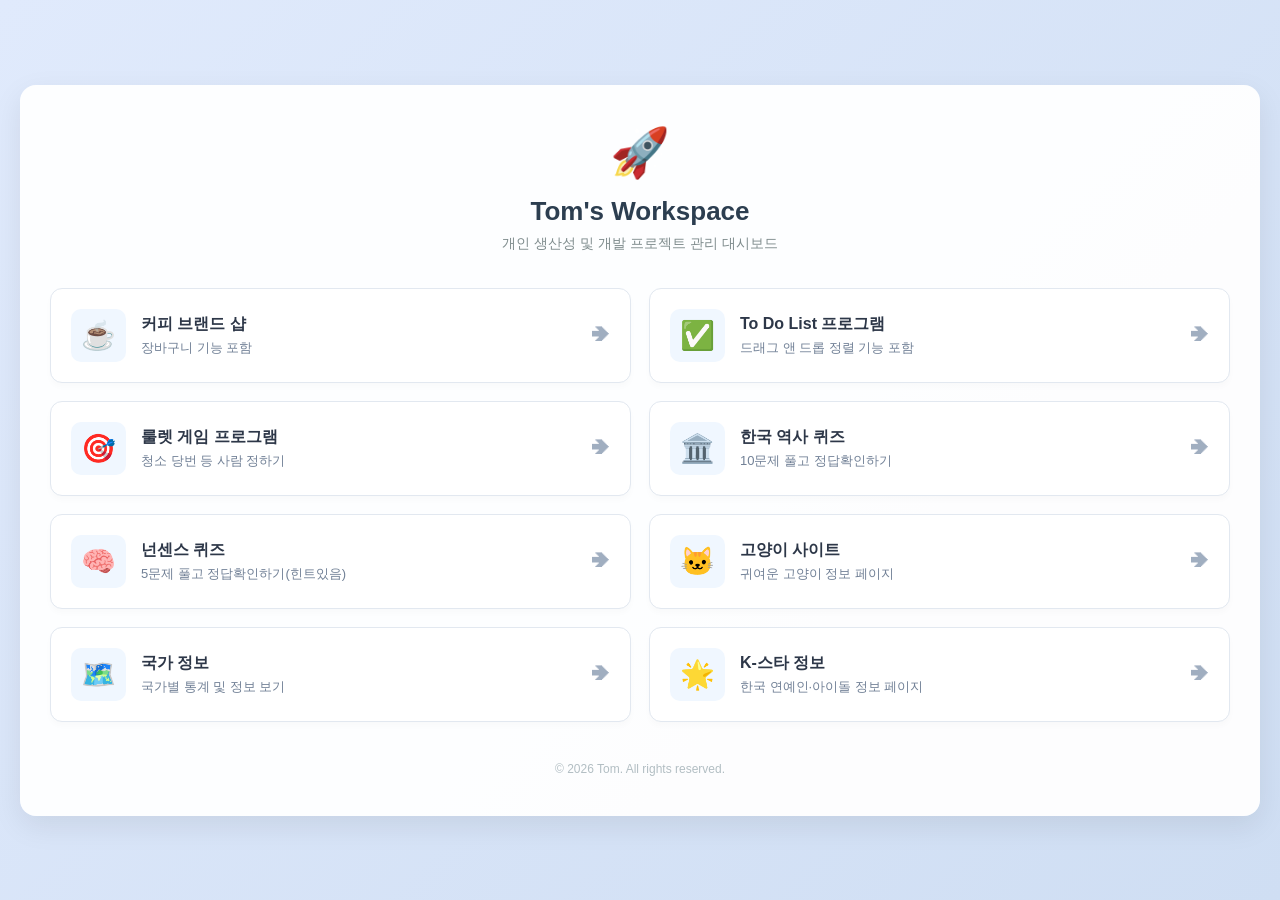
<file: index.html>
<!DOCTYPE html>
<html lang="ko">
<head>
    <meta charset="UTF-8">
    <meta name="viewport" content="width=device-width, initial-scale=1.0">
    <title>Tom's Workspace</title>
    <style>
        /* 기본 스타일 초기화 */
        * {
            box-sizing: border-box;
            margin: 0;
            padding: 0;
        }
        body {
            font-family: 'Segoe UI', Tahoma, Geneva, Verdana, sans-serif;
            background: linear-gradient(135deg, #e0eafc 0%, #cfdef3 100%);
            display: flex;
            justify-content: center;
            align-items: center;
            min-height: 100vh;
            padding: 0 20px;
            color: #333333;
        }
        
        /* 메인 카드 컨테이너 */
        .hub-container {
            background-color: rgba(255, 255, 255, 0.95);
            width: 100%;
            max-width: 1400px;
            padding: 40px 30px;
            border-radius: 16px;
            box-shadow: 0 10px 30px rgba(0, 0, 0, 0.08);
            text-align: center;
        }

        /* 프로필 및 타이틀 영역 */
        .profile-emoji {
            font-size: 48px;
            margin-bottom: 15px;
            display: inline-block;
            animation: float 3s ease-in-out infinite;
        }
        h1 {
            font-size: 26px;
            font-weight: 700;
            color: #2c3e50;
            margin-bottom: 8px;
        }
        .subtitle {
            font-size: 14px;
            color: #7f8c8d;
            margin-bottom: 35px;
        }

        .app-links {
            display: grid;
            grid-template-columns: repeat(2, minmax(0, 1fr));
            gap: 18px;
            margin-bottom: 20px;
        }

        /* 앱 링크 카드 스타일 */
        .app-link-card {
            display: flex;
            align-items: center;
            justify-content: space-between;
            background-color: #ffffff;
            border: 1px solid #e2e8f0;
            padding: 20px;
            border-radius: 12px;
            text-decoration: none;
            transition: all 0.3s ease;
            box-shadow: 0 4px 6px rgba(0, 0, 0, 0.02);
        }

        @media (max-width: 640px) {
            .app-links {
                grid-template-columns: 1fr;
            }
        }
        
        /* 호버 시 부드러운 유동 효과 */
        .app-link-card:hover {
            transform: translateY(-4px);
            border-color: #4a90e2;
            box-shadow: 0 8px 20px rgba(74, 144, 226, 0.15);
        }

        .app-info {
            display: flex;
            align-items: center;
            gap: 15px;
            text-align: left;
        }
        .app-icon {
            font-size: 28px;
            background-color: #f0f7ff;
            padding: 10px;
            border-radius: 10px;
        }
        .app-name {
            font-size: 16px;
            font-weight: 600;
            color: #2d3748;
            margin-bottom: 4px;
        }
        .app-desc {
            font-size: 13px;
            color: #718096;
        }

        /* 화살표 아이콘 */
        .arrow-icon {
            font-size: 18px;
            color: #a0aec0;
            transition: transform 0.3s ease;
        }
        .app-link-card:hover .arrow-icon {
            color: #4a90e2;
            transform: translateX(4px);
        }

        /* 카피라이트 */
        .footer {
            margin-top: 40px;
            font-size: 12px;
            color: #b2bec3;
        }

        /* 위아래로 둥둥 떠 있는 듯한 애니메이션 효과 */
        @keyframes float {
            0% { transform: translateY(0px); }
            50% { transform: translateY(-10px); }
            100% { transform: translateY(0px); }
        }
    </style>
</head>
<body>

<div class="hub-container">
    <div class="profile-emoji">🚀</div>
    <h1>Tom's Workspace</h1>
    <p class="subtitle">개인 생산성 및 개발 프로젝트 관리 대시보드</p>

    <div class="app-links">
        <a href="./coffee_shop/index.html" target="_blank" class="app-link-card">
            <div class="app-info">
                <span class="app-icon">☕</span>
                <div>
                    <div class="app-name">커피 브랜드 샵</div>
                    <div class="app-desc">장바구니 기능 포함</div>
                </div>
            </div>
            <span class="arrow-icon">➔</span>
        </a>
    <a href="./todolist.html" class="app-link-card">
        <div class="app-info">
            <span class="app-icon">✅</span>
            <div>
                <div class="app-name">To Do List 프로그램</div>
                <div class="app-desc">드래그 앤 드롭 정렬 기능 포함</div>
            </div>
        </div>
        <span class="arrow-icon">➔</span>
    </a>
    <a href="./select.html" class="app-link-card">
        <div class="app-info">
            <span class="app-icon">🎯</span>
            <div>
                <div class="app-name">룰렛 게임 프로그램</div>
                <div class="app-desc">청소 당번 등 사람 정하기</div>
            </div>
        </div>
        <span class="arrow-icon">➔</span>
    </a>
    <a href="./korea_history/index.html" class="app-link-card">
        <div class="app-info">
            <span class="app-icon">🏛️</span>
            <div>
                <div class="app-name">한국 역사 퀴즈</div>
                <div class="app-desc">10문제 풀고 정답확인하기</div>
            </div>
        </div>
        <span class="arrow-icon">➔</span>
    </a>
    <a href="./nonsense/index.html" class="app-link-card">
        <div class="app-info">
            <span class="app-icon">🧠</span>
            <div>
                <div class="app-name">넌센스 퀴즈</div>
                <div class="app-desc">5문제 풀고 정답확인하기(힌트있음)</div>
            </div>
        </div>
        <span class="arrow-icon">➔</span>
    </a>
    <a href="./cat_site/index.html" target="_blank" class="app-link-card">
        <div class="app-info">
            <span class="app-icon">🐱</span>
            <div>
                <div class="app-name">고양이 사이트</div>
                <div class="app-desc">귀여운 고양이 정보 페이지</div>
            </div>
        </div>
        <span class="arrow-icon">➔</span>
    </a>
    <a href="./nation-info.html" target="_blank" class="app-link-card">
        <div class="app-info">
            <span class="app-icon">🗺️</span>
            <div>
                <div class="app-name">국가 정보</div>
                <div class="app-desc">국가별 통계 및 정보 보기</div>
            </div>
        </div>
        <span class="arrow-icon">➔</span>
    </a>
    <a href="./k-star.html" target="_blank" class="app-link-card">
        <div class="app-info">
            <span class="app-icon">🌟</span>
            <div>
                <div class="app-name">K-스타 정보</div>
                <div class="app-desc">한국 연예인·아이돌 정보 페이지</div>
            </div>
        </div>
        <span class="arrow-icon">➔</span>
    </a>
    </div>

    <div class="footer">
        © 2026 Tom. All rights reserved.
    </div>
</div>

</body>
</html>
</file>
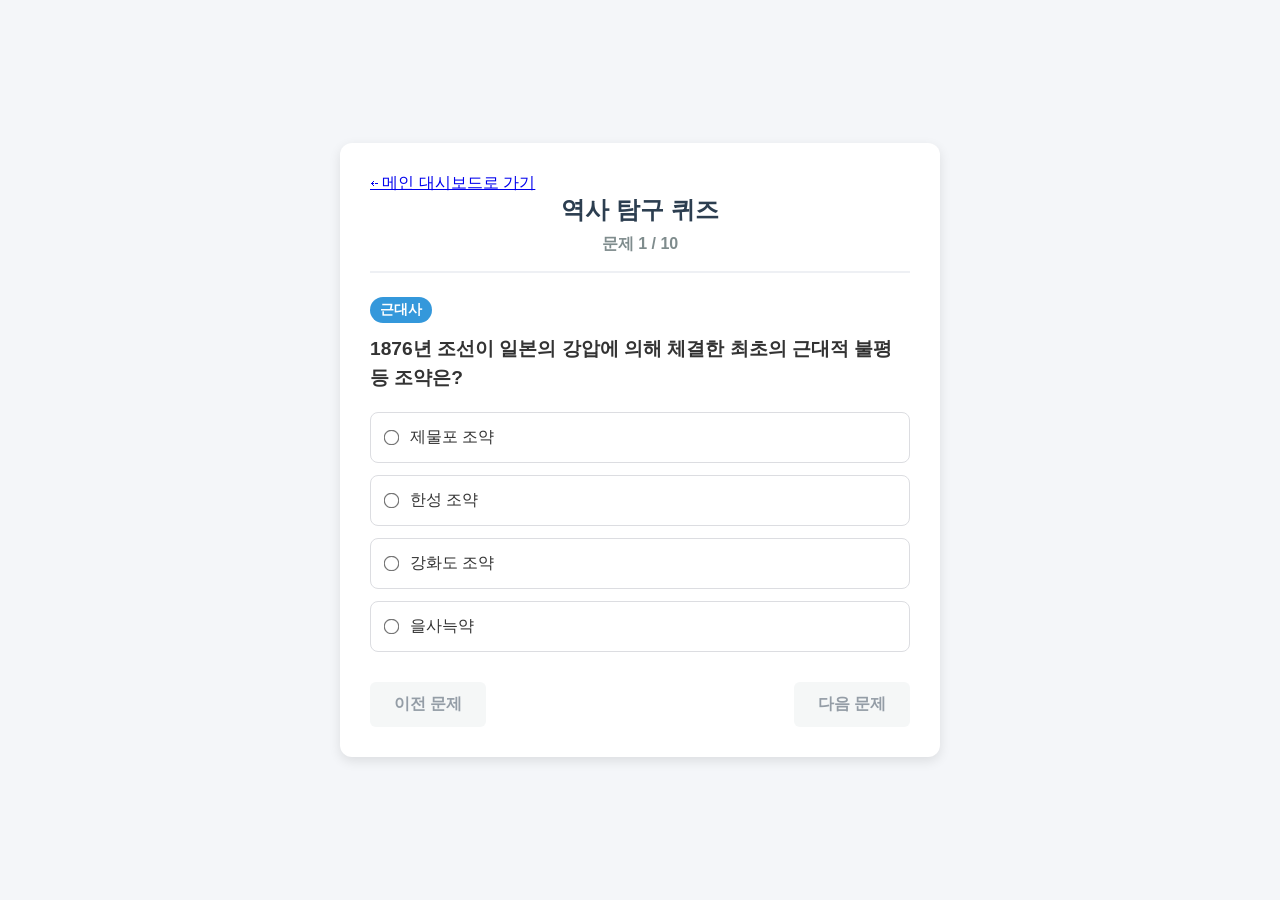
<file: korea_history/index.html>
<!DOCTYPE html>
<html lang="ko">
<head>
  <meta charset="UTF-8">
  <meta name="viewport" content="width=device-width, initial-scale=1.0">
  <title>역사 퀴즈 애플리케이션</title>
  <link rel="stylesheet" href="style.css">
</head>
<body>
  <div class="quiz-container">

    <div class="nav-header">
        <a href="../index.html" class="home-link">⇠ 메인 대시보드로 가기</a>
    </div>
    <header>
      <h1>역사 탐구 퀴즈</h1>
      <p id="progress-text">로딩 중...</p>
    </header>
    <main id="quiz-screen" class="hidden">
      <div class="question-header">
        <span id="category-badge">분야</span>
        <h2 id="question-text">문제 내용</h2>
      </div>
      <div id="options-container" class="options">
        </div>
      
      <div class="controls">
        <button id="prev-btn" class="btn" disabled>이전 문제</button>
        <button id="next-btn" class="btn">다음 문제</button>
        <button id="submit-btn" class="btn primary hidden">결과 보기</button>
      </div>
    </main>

    <section id="result-screen" class="hidden">
      <h2>퀴즈 결과</h2>
      <div id="score-display">0 / 10</div>
      <div id="result-details">
        </div>
      <button id="restart-btn" class="btn primary">다시 풀기</button>
    </section>
  </div>

  <script src="script.js"></script>
</body>
</html>
</file>
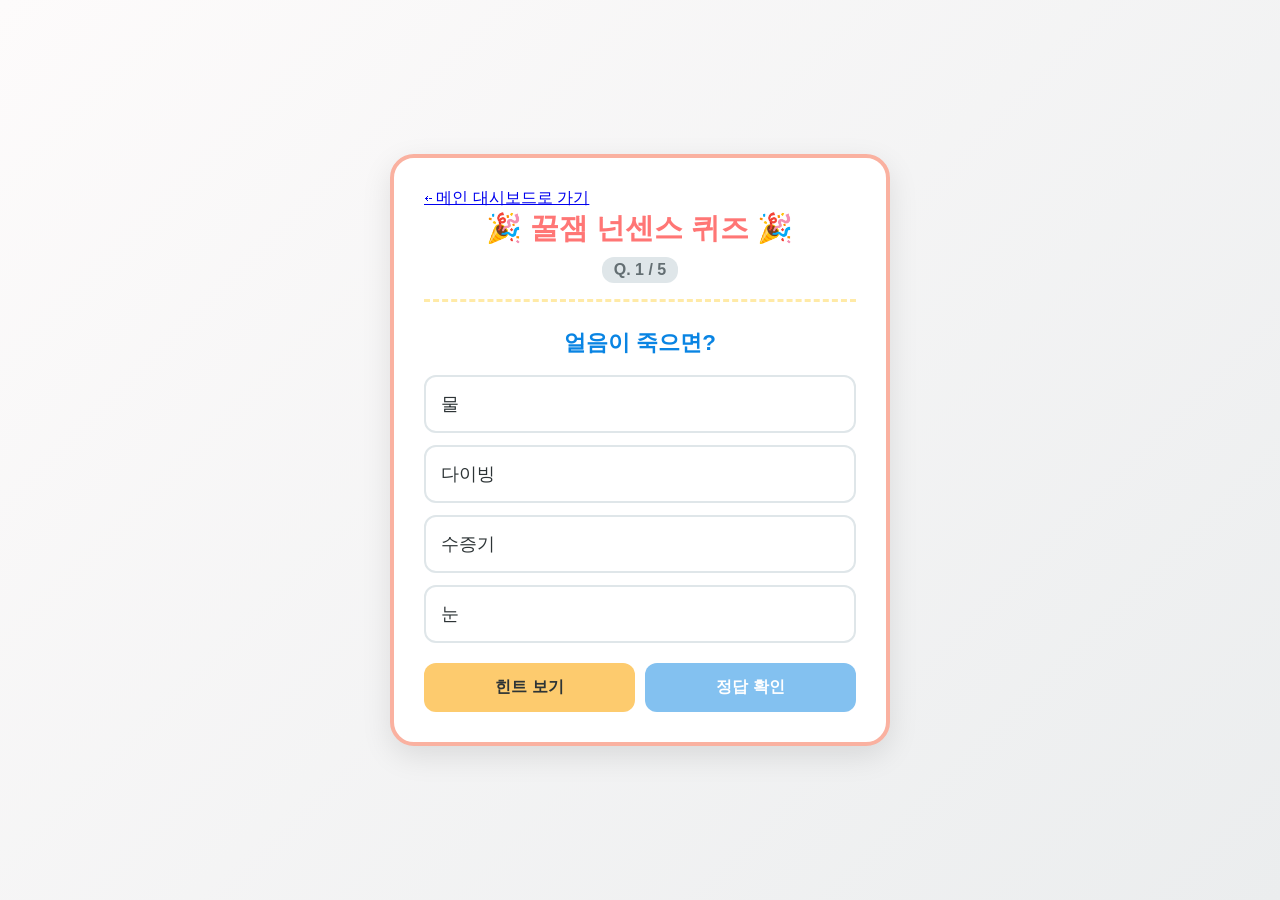
<file: nonsense/index.html>
<!DOCTYPE html>
<html lang="ko">
<head>
  <meta charset="UTF-8">
  <meta name="viewport" content="width=device-width, initial-scale=1.0">
  <title>두뇌 풀가동! 넌센스 퀴즈</title>
  <link rel="stylesheet" href="style.css">
</head>
<body>
  <div class="quiz-container">

    <div class="nav-header">
        <a href="../index.html" class="home-link">⇠ 메인 대시보드로 가기</a>
    </div>
    <header>
      <h1>🎉 꿀잼 넌센스 퀴즈 🎉</h1>
      <p id="progress-text">로딩 중...</p>
    </header>

    <main id="quiz-screen" class="hidden">
      <div class="question-header">
        <h2 id="question-text">문제 내용</h2>
      </div>
      
      <div id="hint-area" class="hidden">
        💡 <b>힌트:</b> <span id="hint-text"></span>
      </div>

      <div id="options-container" class="options">
        </div>
      
      <div id="feedback-area" class="hidden"></div>

      <div class="controls">
        <button id="hint-btn" class="btn warning">힌트 보기</button>
        <button id="submit-btn" class="btn primary" disabled>정답 확인</button>
        <button id="next-btn" class="btn secondary hidden">다음 문제 ❯</button>
      </div>
    </main>

    <section id="result-screen" class="hidden">
      <h2>✨ 퀴즈 완료 ✨</h2>
      <div id="score-display">0 / 5</div>
      <p id="result-message">결과 메시지</p>
      <button id="restart-btn" class="btn primary bounce">다시 즐기기 🔄</button>
    </section>
  </div>

  <script src="script.js"></script>
</body>
</html>
</file>
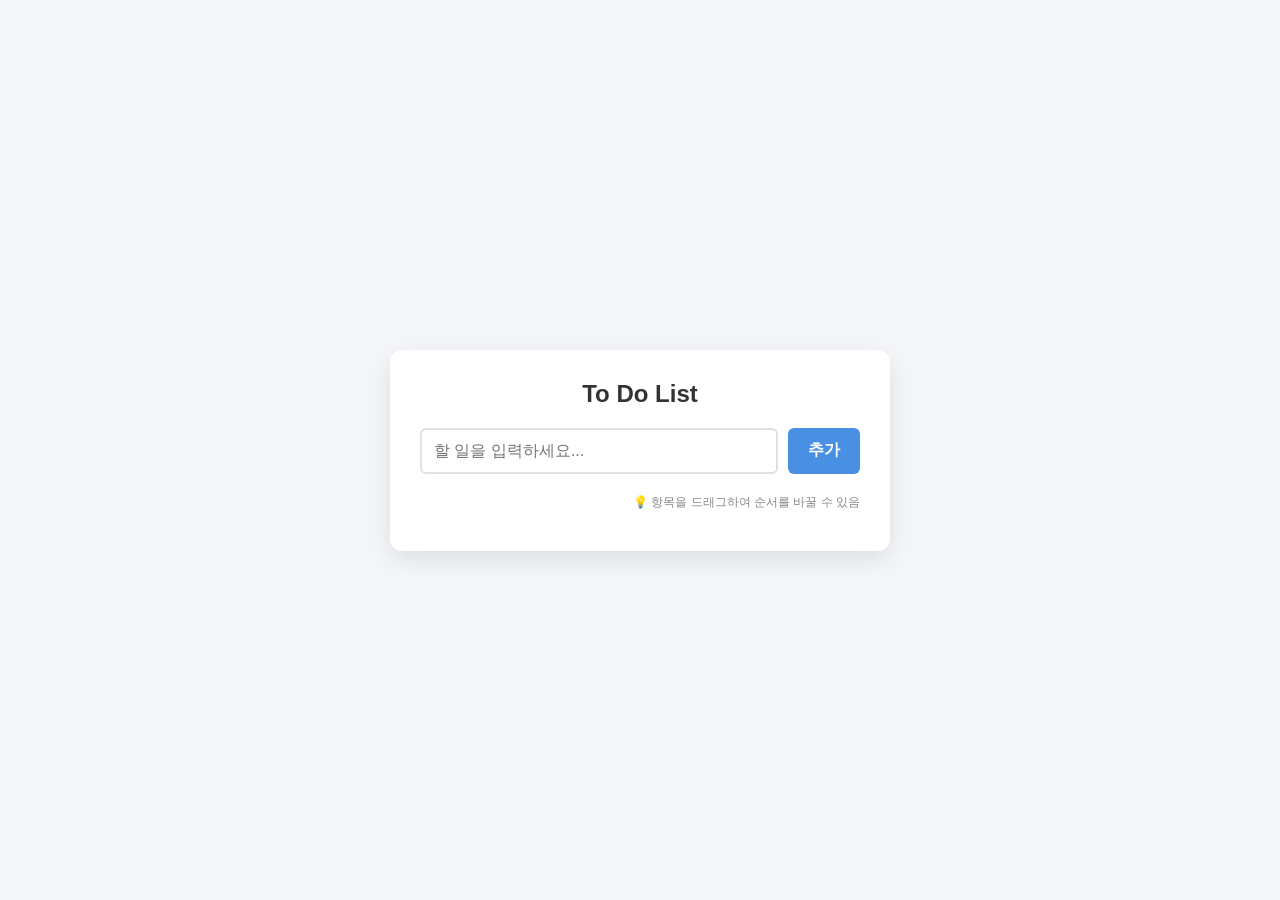
<file: ToDoList/index.html>
<!DOCTYPE html>
<html lang="ko">
<head>
    <meta charset="UTF-8">
    <meta name="viewport" content="width=device-width, initial-scale=1.0">
    <title>Tom's Drag & Drop To Do List</title>
    <style>
        * {
            box-sizing: border-box;
            margin: 0;
            padding: 0;
        }
        body {
            font-family: 'Segoe UI', Tahoma, Geneva, Verdana, sans-serif;
            background-color: #f4f6f9;
            display: flex;
            justify-content: center;
            align-items: center;
            min-height: 100vh;
        }
        .todo-container {
            background-color: #ffffff;
            width: 100%;
            max-width: 500px;
            padding: 30px;
            border-radius: 12px;
            box-shadow: 0 8px 24px rgba(0, 0, 0, 0.1);
        }
        h1 {
            color: #333333;
            margin-bottom: 20px;
            text-align: center;
            font-size: 24px;
        }

        /* 입력창 영역 */
        .input-section {
            display: flex;
            gap: 10px;
            margin-bottom: 20px;
        }
        #todo-input {
            flex: 1;
            padding: 12px;
            border: 2px solid #e0e0e0;
            border-radius: 6px;
            font-size: 16px;
            outline: none;
        }
        #todo-input:focus {
            border-color: #4a90e2;
        }
        #add-btn {
            padding: 12px 20px;
            background-color: #4a90e2;
            color: white;
            border: none;
            border-radius: 6px;
            font-size: 16px;
            cursor: pointer;
            font-weight: bold;
        }
        #add-btn:hover {
            background-color: #357abd;
        }

        /* 안내 문구 */
        .info-text {
            font-size: 12px;
            color: #888888;
            margin-bottom: 10px;
            text-align: right;
        }

        /* 목록 영역 */
        .todo-list {
            list-style: none;
        }
        .todo-item {
            display: flex;
            align-items: center;
            justify-content: space-between;
            padding: 12px;
            background-color: #fdfdfd;
            border: 1px solid #efefef;
            border-radius: 6px;
            margin-bottom: 10px;
            cursor: grab; /* 드래그 가능함을 알리는 마우스 커서 */
            transition: background-color 0.2s, opacity 0.2s;
            user-select: none; /* 드래그 시 텍스트 블록 지정 방지 */
        }
        .todo-item:active {
            cursor: grabbing;
        }
        /* 드래그 중인 아이템 스타일 */
        .todo-item.dragging {
            opacity: 0.5;
            background-color: #e0f0ff;
            border: 1px dashed #4a90e2;
        }
        .todo-item.completed .todo-text {
            text-decoration: line-through;
            color: #aaaaaa;
        }
        .todo-left {
            display: flex;
            align-items: center;
            gap: 10px;
            flex: 1;
        }
        /* 드래그 핸들 아이콘 대체용 */
        .drag-handle {
            color: #ccc;
            margin-right: 5px;
            font-weight: bold;
        }
        .todo-checkbox {
            width: 18px;
            height: 18px;
            cursor: pointer;
        }
        .todo-text {
            font-size: 16px;
            color: #444444;
            word-break: break-all;
        }
        .delete-btn {
            background-color: transparent;
            color: #e74c3c;
            border: none;
            cursor: pointer;
            font-size: 14px;
            font-weight: bold;
            padding: 4px 8px;
            border-radius: 4px;
        }
        .delete-btn:hover {
            background-color: #fadbd8;
        }
    </style>
</head>
<body>

<div class="todo-container">
    <h1>To Do List</h1>
    
    <div class="input-section">
        <input type="text" id="todo-input" placeholder="할 일을 입력하세요..." maxlength="50">
        <button id="add-btn">추가</button>
    </div>

    <div class="info-text">💡 항목을 드래그하여 순서를 바꿀 수 있음</div>

    <ul id="todo-list" class="todo-list"></ul>
</div>

<script>
    const todoInput = document.getElementById('todo-input');
    const addBtn = document.getElementById('add-btn');
    const todoList = document.getElementById('todo-list');

    let todos = JSON.parse(localStorage.getItem('todos')) || [];

    renderTodos();

    addBtn.addEventListener('click', addTodo);
    todoInput.addEventListener('keypress', (e) => {
        if (e.key === 'Enter') addTodo();
    });

    function addTodo() {
        const taskText = todoInput.value.trim();
        
        if (taskText === '') {
            alert('할 일을 입력해주세요.');
            return;
        }

        const newTodo = {
            id: Date.now(),
            text: taskText,
            completed: false
        };

        todos.push(newTodo);
        saveAndRender();
        todoInput.value = '';
    }

    function saveAndRender() {
        localStorage.setItem('todos', JSON.stringify(todos));
        renderTodos();
    }

    // 화면 렌더링 및 드래그 이벤트 바인딩
    function renderTodos() {
        todoList.innerHTML = '';

        todos.forEach((todo, index) => {
            const li = document.createElement('li');
            li.className = `todo-item ${todo.completed ? 'completed' : ''}`;
            li.draggable = true; // HTML5 드래그 속성 활성화
            li.dataset.index = index; // 현재 인덱스 저장

            li.innerHTML = `
                <div class="todo-left">
                    <span class="drag-handle">☰</span>
                    <input type="checkbox" class="todo-checkbox" ${todo.completed ? 'checked' : ''}>
                    <span class="todo-text">${todo.text}</span>
                </div>
                <button class="delete-btn">삭제</button>
            `;

            // 기능 이벤트 바인딩
            const checkbox = li.querySelector('.todo-checkbox');
            checkbox.addEventListener('change', () => toggleTodo(todo.id));

            const deleteBtn = li.querySelector('.delete-btn');
            deleteBtn.addEventListener('click', () => deleteTodo(todo.id));

            // 드래그 앤 드롭 이벤트 바인딩
            li.addEventListener('dragstart', handleDragStart);
            li.addEventListener('dragend', handleDragEnd);

            todoList.appendChild(li);
        });

        // 리스트 영역 전체에 dragover 이벤트 부여하여 위치 계산
        todoList.addEventListener('dragover', handleDragOver);
    }

    // --- 드래그 앤 드롭 핸들러 함수 정의 ---
    let draggedItemIdx = null;

    function handleDragStart(e) {
        draggedItemIdx = Number(this.dataset.index);
        this.classList.add('dragging');
    }

    function handleDragEnd(e) {
        this.classList.remove('dragging');
        draggedItemIdx = null;
        
        // 정렬이 완료된 시점의 DOM 순서를 기반으로 실제 고유 데이터 배열(todos) 순서 재배치
        const currentItems = [...todoList.querySelectorAll('.todo-item')];
        const reorderedTodos = currentItems.map(item => {
            const originIdx = Number(item.dataset.index);
            return todos[originIdx];
        });

        todos = reorderedTodos;
        saveAndRender(); // 재정렬 데이터 로컬 스토리지 저장 및 렌더링
    }

    function handleDragOver(e) {
        e.preventDefault(); // 기본 드롭 제한 동작 막기
        const draggingItem = todoList.querySelector('.dragging');
        if (!draggingItem) return;

        // 마우스 커서 위치에 있는 target 아이템 계산 후 삽입 위치 결정
        const siblings = [...todoList.querySelectorAll('.todo-item:not(.dragging)')];
        
        const nextSibling = siblings.find(sibling => {
            const box = sibling.getBoundingClientRect();
            // 아이템의 수직 중간 지점을 기준으로 마우스가 위면 해당 아이템 앞에 배치
            return e.clientY <= box.top + box.height / 2;
        });

        if (nextSibling) {
            todoList.insertBefore(draggingItem, nextSibling);
        } else {
            todoList.appendChild(draggingItem);
        }
    }

    // --- 기본 핸들러 기능 ---
    function toggleTodo(id) {
        todos = todos.map(todo => 
            todo.id === id ? { ...todo, completed: !todo.completed } : todo
        );
        saveAndRender();
    }

    function deleteTodo(id) {
        todos = todos.filter(todo => todo.id !== id);
        saveAndRender();
    }
</script>

</body>
</html>
</file>
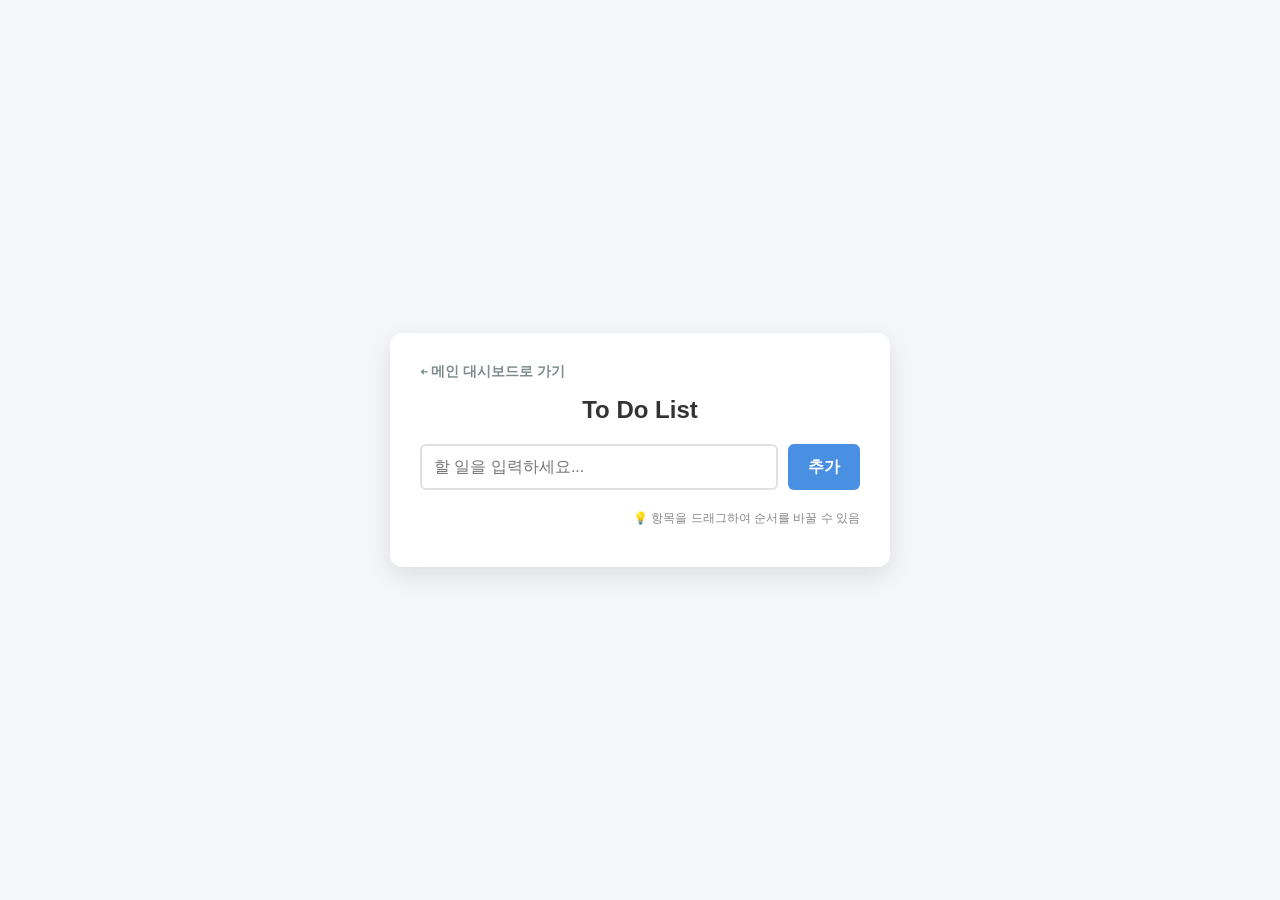
<file: todolist.html>
<!DOCTYPE html>
<html lang="ko">
<head>
    <meta charset="UTF-8">
    <meta name="viewport" content="width=device-width, initial-scale=1.0">
    <title>Tom's Drag & Drop To Do List</title>
    <style>
        * {
            box-sizing: border-box;
            margin: 0;
            padding: 0;
        }
        body {
            font-family: 'Segoe UI', Tahoma, Geneva, Verdana, sans-serif;
            background-color: #f4f6f9;
            display: flex;
            justify-content: center;
            align-items: center;
            min-height: 100vh;
            padding: 20px;
        }
        .todo-container {
            background-color: #ffffff;
            width: 100%;
            max-width: 500px;
            padding: 30px;
            border-radius: 12px;
            box-shadow: 0 8px 24px rgba(0, 0, 0, 0.1);
            position: relative; /* 상단 홈 버튼 배치를 위한 기준점 */
        }

        /* 메인 허브 이동 링크 스타일 */
        .nav-header {
            display: flex;
            justify-content: flex-start;
            margin-bottom: 15px;
        }
        .home-link {
            display: inline-flex;
            align-items: center;
            gap: 6px;
            color: #7f8c8d;
            text-decoration: none;
            font-size: 14px;
            font-weight: 600;
            transition: color 0.2s;
        }
        .home-link:hover {
            color: #4a90e2; /* 호버 시 포인트 컬러 전환 */
        }

        h1 {
            color: #333333;
            margin-bottom: 20px;
            text-align: center;
            font-size: 24px;
        }

        /* 입력창 영역 */
        .input-section {
            display: flex;
            gap: 10px;
            margin-bottom: 20px;
        }
        #todo-input {
            flex: 1;
            padding: 12px;
            border: 2px solid #e0e0e0;
            border-radius: 6px;
            font-size: 16px;
            outline: none;
        }
        #todo-input:focus {
            border-color: #4a90e2;
        }
        #add-btn {
            padding: 12px 20px;
            background-color: #4a90e2;
            color: white;
            border: none;
            border-radius: 6px;
            font-size: 16px;
            cursor: pointer;
            font-weight: bold;
        }
        #add-btn:hover {
            background-color: #357abd;
        }

        /* 안내 문구 */
        .info-text {
            font-size: 12px;
            color: #888888;
            margin-bottom: 10px;
            text-align: right;
        }

        /* 목록 영역 */
        .todo-list {
            list-style: none;
        }
        .todo-item {
            display: flex;
            align-items: center;
            justify-content: space-between;
            padding: 12px;
            background-color: #fdfdfd;
            border: 1px solid #efefef;
            border-radius: 6px;
            margin-bottom: 10px;
            cursor: grab;
            transition: background-color 0.2s, opacity 0.2s;
            user-select: none;
        }
        .todo-item:active {
            cursor: grabbing;
        }
        .todo-item.dragging {
            opacity: 0.5;
            background-color: #e0f0ff;
            border: 1px dashed #4a90e2;
        }
        .todo-item.completed .todo-text {
            text-decoration: line-through;
            color: #aaaaaa;
        }
        .todo-left {
            display: flex;
            align-items: center;
            gap: 10px;
            flex: 1;
        }
        .drag-handle {
            color: #ccc;
            margin-right: 5px;
            font-weight: bold;
        }
        .todo-checkbox {
            width: 18px;
            height: 18px;
            cursor: pointer;
        }
        .todo-text {
            font-size: 16px;
            color: #444444;
            word-break: break-all;
        }
        .delete-btn {
            background-color: transparent;
            color: #e74c3c;
            border: none;
            cursor: pointer;
            font-size: 14px;
            font-weight: bold;
            padding: 4px 8px;
            border-radius: 4px;
        }
        .delete-btn:hover {
            background-color: #fadbd8;
        }

        /* 전체 삭제 영역 및 버튼 스타일 추가 */
        .clear-section {
            display: flex;
            justify-content: flex-end;
            margin-top: 15px;
            border-top: 1px solid #efefef;
            padding-top: 15px;
        }
        #clear-all-btn {
            background-color: #f2f4f7;
            color: #e74c3c;
            border: 1px solid #dcdfe6;
            padding: 8px 14px;
            border-radius: 6px;
            font-size: 13px;
            font-weight: 600;
            cursor: pointer;
            transition: all 0.2s;
        }
        #clear-all-btn:hover {
            background-color: #e74c3c;
            color: #ffffff;
            border-color: #e74c3c;
        }
    </style>
</head>
<body>

<div class="todo-container">
    <div class="nav-header">
        <a href="./index.html" class="home-link">⇠ 메인 대시보드로 가기</a>
    </div>

    <h1>To Do List</h1>
    
    <div class="input-section">
        <input type="text" id="todo-input" placeholder="할 일을 입력하세요..." maxlength="50">
        <button id="add-btn">추가</button>
    </div>

    <div class="info-text">💡 항목을 드래그하여 순서를 바꿀 수 있음</div>

    <ul id="todo-list" class="todo-list"></ul>

    <div id="clear-area"></div>
</div>

<script>
    const todoInput = document.getElementById('todo-input');
    const addBtn = document.getElementById('add-btn');
    const todoList = document.getElementById('todo-list');
    const clearArea = document.getElementById('clear-area'); // 전체 삭제 영역 타겟팅 추가

    let todos = JSON.parse(localStorage.getItem('todos')) || [];

    renderTodos();

    addBtn.addEventListener('click', addTodo);
    todoInput.addEventListener('keypress', (e) => {
        if (e.key === 'Enter') addTodo();
    });

    function addTodo() {
        const taskText = todoInput.value.trim();
        if (taskText === '') {
            alert('할 일을 입력해주세요.');
            return;
        }
        const newTodo = {
            id: Date.now(),
            text: taskText,
            completed: false
        };
        todos.push(newTodo);
        saveAndRender();
        todoInput.value = '';
    }

    function saveAndRender() {
        localStorage.setItem('todos', JSON.stringify(todos));
        renderTodos();
    }

    function renderTodos() {
        todoList.innerHTML = '';
        todos.forEach((todo, index) => {
            const li = document.createElement('li');
            li.className = `todo-item ${todo.completed ? 'completed' : ''}`;
            li.draggable = true;
            li.dataset.index = index;

            li.innerHTML = `
                <div class="todo-left">
                    <span class="drag-handle">☰</span>
                    <input type="checkbox" class="todo-checkbox" ${todo.completed ? 'checked' : ''}>
                    <span class="todo-text">${todo.text}</span>
                </div>
                <button class="delete-btn">삭제</button>
            `;

            const checkbox = li.querySelector('.todo-checkbox');
            checkbox.addEventListener('change', () => toggleTodo(todo.id));

            const deleteBtn = li.querySelector('.delete-btn');
            deleteBtn.addEventListener('click', () => deleteTodo(todo.id));

            li.addEventListener('dragstart', handleDragStart);
            li.addEventListener('dragend', handleDragEnd);

            todoList.appendChild(li);
        });
        todoList.addEventListener('dragover', handleDragOver);

        // 전체 삭제 버튼 활성화 여부 제어 로직 추가
        renderClearAllButton();
    }

    // 전체 삭제 버튼 동적 렌더링 함수 추가
    function renderClearAllButton() {
        if (todos.length > 0) {
            clearArea.innerHTML = `
                <div class="clear-section">
                    <button id="clear-all-btn">전체 삭제</button>
                </div>
            `;
            const clearAllBtn = document.getElementById('clear-all-btn');
            clearAllBtn.addEventListener('click', clearAllTodos);
        } else {
            clearArea.innerHTML = ''; // 저장된 할 일이 없을 경우 공간 비움 처리
        }
    }

    // 전체 삭제 기능 실행 함수 추가
    function clearAllTodos() {
        if (confirm('등록된 모든 할 일 목록을 삭제하시겠습니까?')) {
            todos = []; // 데이터 배열 비움
            saveAndRender(); // 로컬 스토리지 데이터 동기화 및 렌더링
        }
    }

    let draggedItemIdx = null;

    function handleDragStart(e) {
        draggedItemIdx = Number(this.dataset.index);
        this.classList.add('dragging');
    }

    function handleDragEnd(e) {
        this.classList.remove('dragging');
        draggedItemIdx = null;
        
        const currentItems = [...todoList.querySelectorAll('.todo-item')];
        const reorderedTodos = currentItems.map(item => {
            const originIdx = Number(item.dataset.index);
            return todos[originIdx];
        });

        todos = reorderedTodos;
        saveAndRender();
    }

    function handleDragOver(e) {
        e.preventDefault();
        const draggingItem = todoList.querySelector('.dragging');
        if (!draggingItem) return;

        const siblings = [...todoList.querySelectorAll('.todo-item:not(.dragging)')];
        const nextSibling = siblings.find(sibling => {
            const box = sibling.getBoundingClientRect();
            return e.clientY <= box.top + box.height / 2;
        });

        if (nextSibling) {
            todoList.insertBefore(draggingItem, nextSibling);
        } else {
            todoList.appendChild(draggingItem);
        }
    }

    function toggleTodo(id) {
        todos = todos.map(todo => 
            todo.id === id ? { ...todo, completed: !todo.completed } : todo
        );
        saveAndRender();
    }

    function deleteTodo(id) {
        todos = todos.filter(todo => todo.id !== id);
        saveAndRender();
    }
</script>

</body>
</html>
</file>
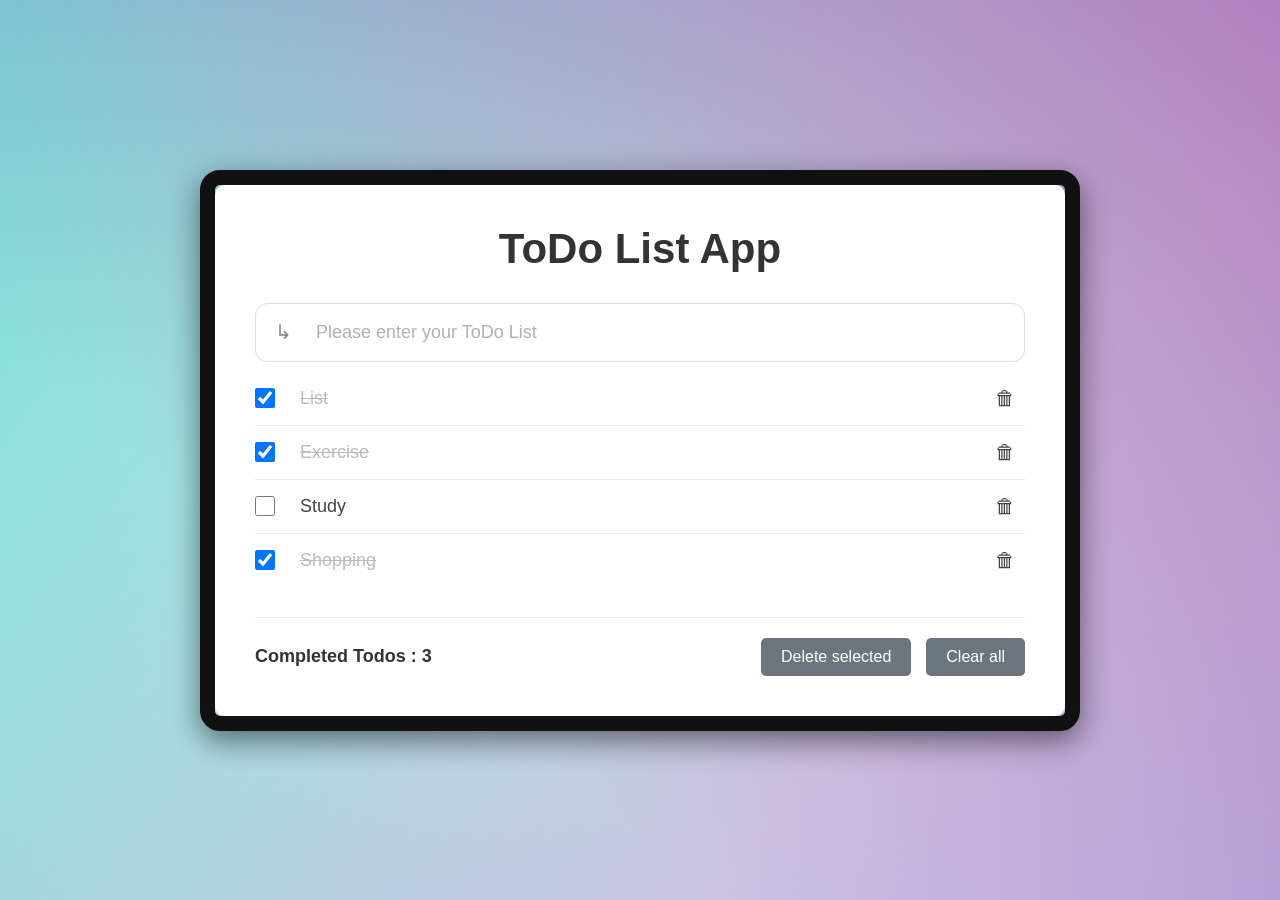
<file: todolist2.html>
<!DOCTYPE html>
<html lang="en">
<head>
<meta charset="UTF-8">
<meta name="viewport" content="width=device-width, initial-scale=1.0">
<title>ToDo List App - Inspired by image_0.png</title>
<style>
    /* Reset and Base Styles */
    * {
        box-sizing: border-box;
        margin: 0;
        padding: 0;
        font-family: 'Segoe UI', Tahoma, Geneva, Verdana, sans-serif;
    }

    body {
        display: flex;
        justify-content: center;
        align-items: center;
        min-height: 100vh;
        /* Geometric Poly-gradient background from image_0.png */
        background: 
            linear-gradient(217deg, rgba(165,103,178,.8), rgba(165,103,178,0) 70.71%),
            linear-gradient(127deg, rgba(82,216,211,.8), rgba(82,216,211,0) 70.71%),
            linear-gradient(336deg, rgba(179,165,221,.8), rgba(179,165,221,0) 70.71%);
        background-color: #f0f0f0; /* Fallback */
    }

    /* Outer dark border like a browser window or framed area */
    .outer-container {
        border: 15px solid #111;
        border-radius: 20px;
        box-shadow: 0 10px 30px rgba(0,0,0,0.5);
    }

    /* Main App Container */
    .app-card {
        background-color: #ffffff;
        width: 850px; /* Specific width similar to image */
        padding: 40px;
        border-radius: 10px;
        text-align: center;
    }

    /* Title */
    .app-title {
        font-size: 42px;
        font-weight: bold;
        color: #333;
        margin-bottom: 30px;
    }

    /* Input Field Area */
    .input-wrapper {
        position: relative;
        display: flex;
        align-items: center;
        width: 100%;
        margin-bottom: 10px;
    }

    .input-icon {
        position: absolute;
        left: 20px;
        font-size: 20px;
        color: #888;
    }

    #todo-input {
        width: 100%;
        padding: 18px 20px 18px 60px;
        font-size: 18px;
        border: 1px solid #ddd;
        border-radius: 12px;
        outline: none;
    }

    #todo-input::placeholder {
        color: #b0b0b0;
    }

    #add-todo-btn {
        display: none; /* Hide standard add button, add on Enter */
    }

    /* ToDo List Area */
    .list-container {
        text-align: left;
        margin-bottom: 30px;
    }

    .todo-item {
        display: flex;
        align-items: center;
        padding: 15px 0;
        border-bottom: 1px solid #eaeaea;
    }

    .todo-item:last-child {
        border-bottom: none;
    }

    .todo-checkbox {
        width: 20px;
        height: 20px;
        margin-right: 25px;
        cursor: pointer;
    }

    .todo-text {
        flex-grow: 1;
        font-size: 18px;
        color: #444;
    }

    .todo-item.completed .todo-text {
        color: #bbb;
        text-decoration: line-through;
    }

    .delete-item-btn {
        background: none;
        border: none;
        color: #444;
        font-size: 20px;
        cursor: pointer;
        padding: 0 10px;
    }

    .delete-item-btn:hover {
        color: #cc0000;
    }

    /* Status Bar Area */
    .status-bar {
        display: flex;
        justify-content: space-between;
        align-items: center;
        padding-top: 20px;
        border-top: 1px solid #eaeaea;
    }

    .completed-counter {
        font-size: 18px;
        font-weight: bold;
        color: #333;
    }

    .status-buttons {
        display: flex;
        gap: 15px;
    }

    .action-btn {
        background-color: #6c757d;
        color: white;
        border: none;
        padding: 10px 20px;
        font-size: 16px;
        border-radius: 5px;
        cursor: pointer;
        transition: background-color 0.3s;
    }

    .action-btn:hover {
        background-color: #5a6268;
    }

    /* Font Awesome for Icons (using a simple text replacement for this single file example) */
    @font-face {
        font-family: 'Icons';
        src: url('data:application/font-woff2;charset=utf-8;base64,...(encoded font data)...') format('woff2'); /* This would require a full font file encoding. For simplicity, I will use UTF-8 characters and simple CSS */
    }
    
    /* Using character icons for this example to keep it a single file. */
    .input-icon::before { content: "↳"; }
    .delete-item-btn::before { content: "🗑"; }

    /* Mobile Responsive CSS */
    @media (max-width: 900px) {
        .outer-container {
            border-width: 10px;
            max-width: 95vw;
        }
        .app-card {
            width: 100%;
            padding: 30px;
        }
    }

    @media (max-width: 600px) {
        .outer-container {
            border-width: 5px;
            max-width: 96vw;
        }
        .app-card {
            padding: 20px 15px;
        }
        .app-title {
            font-size: 32px;
            margin-bottom: 20px;
        }
        #todo-input {
            padding: 15px 15px 15px 45px;
            font-size: 16px;
        }
        .input-icon {
            left: 15px;
        }
        .todo-text {
            font-size: 16px;
        }
        .todo-checkbox {
            margin-right: 15px;
        }
        .status-bar {
            flex-direction: column;
            gap: 15px;
            padding-top: 15px;
        }
        .status-buttons {
            width: 100%;
            display: flex;
            justify-content: stretch;
            gap: 10px;
        }
        .action-btn {
            flex: 1;
            padding: 10px;
            font-size: 14px;
        }
    }
</style>
</head>
<body>
    <div class="outer-container">
        <div class="app-card">
            <h1 class="app-title">ToDo List App</h1>
            
            <div class="input-wrapper">
                <span class="input-icon"></span>
                <input type="text" id="todo-input" placeholder="Please enter your ToDo List">
            </div>

            <div class="list-container">
                <div id="todo-list">
                    <div class="todo-item completed" data-id="1">
                        <input type="checkbox" class="todo-checkbox" checked>
                        <span class="todo-text">List</span>
                        <button class="delete-item-btn"></button>
                    </div>
                    <div class="todo-item completed" data-id="2">
                        <input type="checkbox" class="todo-checkbox" checked>
                        <span class="todo-text">Exercise</span>
                        <button class="delete-item-btn"></button>
                    </div>
                    <div class="todo-item" data-id="3">
                        <input type="checkbox" class="todo-checkbox">
                        <span class="todo-text">Study</span>
                        <button class="delete-item-btn"></button>
                    </div>
                    <div class="todo-item completed" data-id="4">
                        <input type="checkbox" class="todo-checkbox" checked>
                        <span class="todo-text">Shopping</span>
                        <button class="delete-item-btn"></button>
                    </div>
                </div>
            </div>

            <div class="status-bar">
                <div class="completed-counter">Completed Todos : <span id="completed-count">0</span></div>
                <div class="status-buttons">
                    <button class="action-btn" id="delete-selected-btn">Delete selected</button>
                    <button class="action-btn" id="clear-all-btn">Clear all</button>
                </div>
            </div>
        </div>
    </div>

<script>
    // Elements
    const todoInput = document.getElementById('todo-input');
    const todoList = document.getElementById('todo-list');
    const completedCountEl = document.getElementById('completed-count');
    const deleteSelectedBtn = document.getElementById('delete-selected-btn');
    const clearAllBtn = document.getElementById('clear-all-btn');

    // Data (Initial seed from image)
    let todos = [
        { id: 1, text: "List", completed: true },
        { id: 2, text: "Exercise", completed: true },
        { id: 3, text: "Study", completed: false },
        { id: 4, text: "Shopping", completed: true }
    ];

    // Functions

    // 1. Render Todos
    function renderTodos() {
        todoList.innerHTML = '';
        todos.forEach(todo => {
            const itemDiv = document.createElement('div');
            itemDiv.classList.add('todo-item');
            if (todo.completed) {
                itemDiv.classList.add('completed');
            }
            itemDiv.setAttribute('data-id', todo.id);

            const checkbox = document.createElement('input');
            checkbox.type = 'checkbox';
            checkbox.classList.add('todo-checkbox');
            checkbox.checked = todo.completed;
            checkbox.addEventListener('change', () => toggleCompleted(todo.id));

            const textSpan = document.createElement('span');
            textSpan.classList.add('todo-text');
            textSpan.textContent = todo.text;

            const deleteBtn = document.createElement('button');
            deleteBtn.classList.add('delete-item-btn');
            deleteBtn.addEventListener('click', () => deleteTodo(todo.id));

            itemDiv.appendChild(checkbox);
            itemDiv.appendChild(textSpan);
            itemDiv.appendChild(deleteBtn);
            todoList.appendChild(itemDiv);
        });
        updateCompletedCount();
    }

    // 2. Add Todo
    function addTodo() {
        const text = todoInput.value.trim();
        if (text !== '') {
            const newTodo = {
                id: Date.now(), // simple unique ID
                text: text,
                completed: false
            };
            todos.push(newTodo);
            todoInput.value = '';
            renderTodos();
        }
    }

    // 3. Toggle Completed State
    function toggleCompleted(id) {
        todos = todos.map(todo => {
            if (todo.id === id) {
                return { ...todo, completed: !todo.completed };
            }
            return todo;
        });
        renderTodos();
    }

    // 4. Delete Single Todo
    function deleteTodo(id) {
        todos = todos.filter(todo => todo.id !== id);
        renderTodos();
    }

    // 5. Update Completed Count (matches image logic: specific count, not full ratio)
    function updateCompletedCount() {
        const completedCount = todos.filter(todo => todo.completed).length;
        // The image shows '3' for 4 items, we'll match that style by just showing the count.
        completedCountEl.textContent = completedCount;
    }

    // 6. Delete Selected Todos
    function deleteSelected() {
        todos = todos.filter(todo => !todo.completed);
        renderTodos();
    }

    // 7. Clear All Todos
    function clearAll() {
        todos = [];
        renderTodos();
    }

    // Event Listeners

    // Add on 'Enter' key
    todoInput.addEventListener('keypress', (e) => {
        if (e.key === 'Enter') {
            addTodo();
        }
    });

    deleteSelectedBtn.addEventListener('click', deleteSelected);
    clearAllBtn.addEventListener('click', clearAll);

    // Initial render
    renderTodos();

</script>
</body>
</html>
</file>
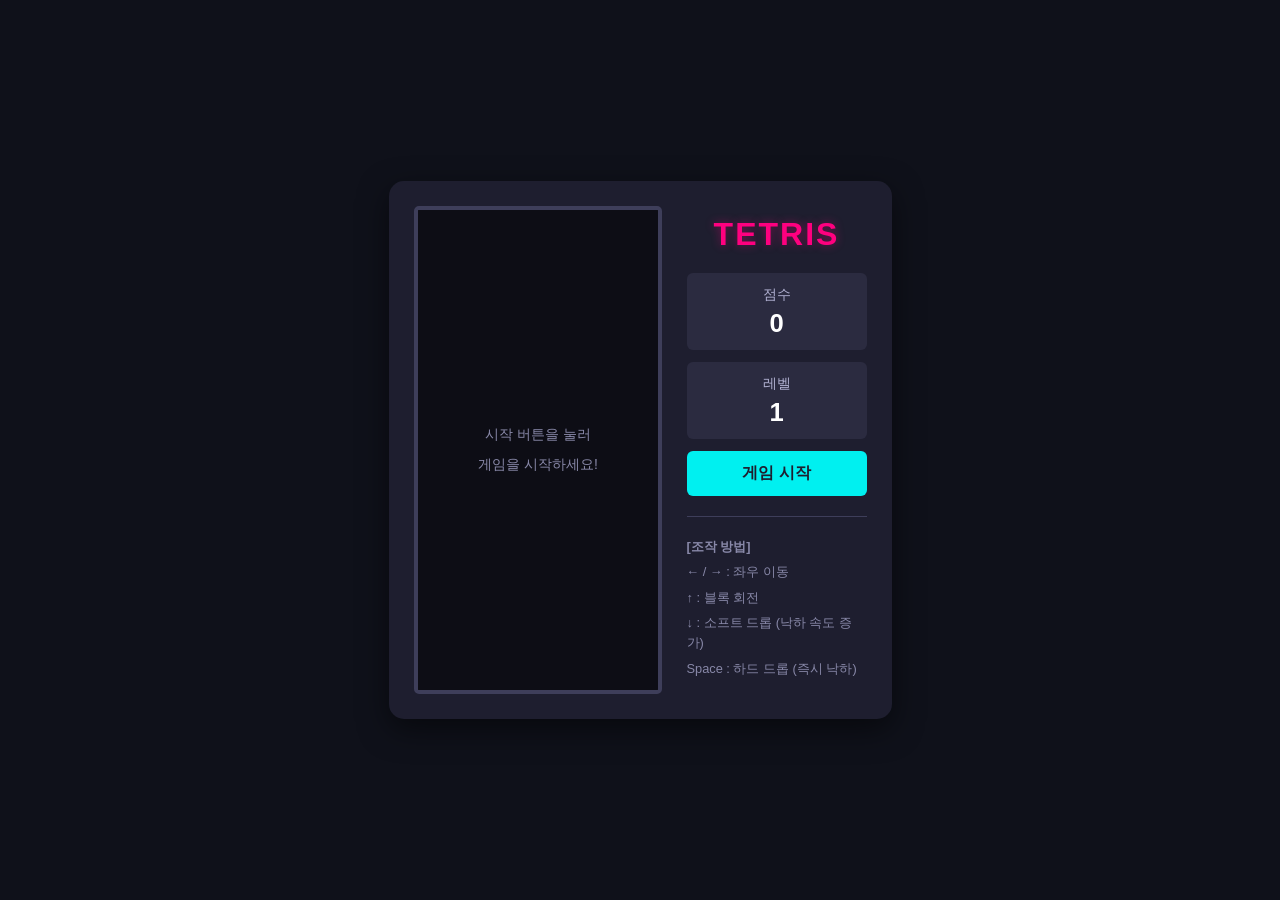
<file: games/tetris.html>
<!DOCTYPE html>
<html lang="ko">
<head>
    <meta charset="UTF-8">
    <meta name="viewport" content="width=device-width, initial-scale=1.0">
    <title>웹 테트리스 게임</title>
    <style>
        body {
            background-color: #0f111a;
            color: #fff;
            font-family: 'Segoe UI', Tahoma, Geneva, Verdana, sans-serif;
            display: flex;
            justify-content: center;
            align-items: center;
            height: 100vh;
            margin: 0;
            user-select: none;
        }
        #game-container {
            display: flex;
            background-color: #1e1e2f;
            padding: 25px;
            border-radius: 15px;
            box-shadow: 0 10px 30px rgba(0, 0, 0, 0.5);
            gap: 25px;
            align-items: center;
        }
        canvas {
            border: 4px solid #3e3e5a;
            background-color: #0d0d15;
            border-radius: 5px;
        }
        #sidebar {
            display: flex;
            flex-direction: column;
            width: 180px;
        }
        h1 {
            font-size: 2rem;
            margin: 0 0 20px 0;
            text-align: center;
            letter-spacing: 2px;
            color: #ff007f;
            text-shadow: 0 0 10px rgba(255, 0, 127, 0.4);
        }
        .info-box {
            background-color: #2b2b40;
            padding: 12px;
            border-radius: 6px;
            margin-bottom: 12px;
            text-align: center;
            font-size: 0.9rem;
            color: #b0b0d0;
        }
        .info-box span {
            display: block;
            font-size: 1.6rem;
            font-weight: bold;
            color: #fff;
            margin-top: 5px;
        }
        #start-btn {
            background-color: #00f0f0;
            color: #1e1e2f;
            border: none;
            padding: 12px;
            font-size: 1rem;
            font-weight: bold;
            border-radius: 6px;
            cursor: pointer;
            transition: all 0.2s ease;
            margin-bottom: 20px;
        }
        #start-btn:hover {
            background-color: #00d0d0;
            transform: scale(1.02);
        }
        .instructions {
            font-size: 0.8rem;
            color: #8888a8;
            line-height: 1.6;
            border-top: 1px solid #3e3e5a;
            padding-top: 15px;
        }
        .instructions p {
            margin: 5px 0;
        }
    </style>
</head>
<body>

<div id="game-container">
    <canvas id="tetris" width="240" height="480"></canvas>
    
    <div id="sidebar">
        <h1>TETRIS</h1>
        <div class="info-box">
            점수
            <span id="score">0</span>
        </div>
        <div class="info-box">
            레벨
            <span id="level">1</span>
        </div>
        <button id="start-btn">게임 시작</button>
        
        <div class="instructions">
            <p><strong>[조작 방법]</strong></p>
            <p>← / → : 좌우 이동</p>
            <p>↑ : 블록 회전</p>
            <p>↓ : 소프트 드롭 (낙하 속도 증가)</p>
            <p>Space : 하드 드롭 (즉시 낙하)</p>
        </div>
    </div>
</div>

<script>
    const canvas = document.getElementById('tetris');
    const ctx = canvas.getContext('2d');
    
    const BLOCK_SIZE = 24;
    const COLS = 10;
    const ROWS = 20;

    const SHAPES = {
        'I': [[0,0,0,0],[1,1,1,1],[0,0,0,0],[0,0,0,0]],
        'J': [[1,0,0],[1,1,1],[0,0,0]],
        'L': [[0,0,1],[1,1,1],[0,0,0]],
        'O': [[1,1],[1,1]],
        'S': [[0,1,1],[1,1,0],[0,0,0]],
        'T': [[0,1,0],[1,1,1],[0,0,0]],
        'Z': [[1,1,0],[0,1,1],[0,0,0]]
    };

    const COLORS = {
        'I': '#00f0f0',
        'O': '#f0f000',
        'T': '#a000f0',
        'S': '#00f000',
        'Z': '#f00000',
        'J': '#0000f0',
        'L': '#f0a000'
    };

    const board = Array.from({length: ROWS}, () => Array(COLS).fill(0));

    let gameOver = false;
    let score = 0;
    let level = 1;
    let linesCleared = 0;
    let dropInterval = 1000;
    let dropCounter = 0;
    let lastTime = 0;
    let animId = null;

    const pieces = ['I', 'J', 'L', 'O', 'S', 'T', 'Z'];
    let piece = {
        matrix: null,
        color: null,
        x: 0,
        y: 0
    };

    function resetPiece() {
        const randType = pieces[Math.floor(Math.random() * pieces.length)];
        piece.matrix = JSON.parse(JSON.stringify(SHAPES[randType]));
        piece.color = COLORS[randType];
        piece.y = 0;
        piece.x = Math.floor((COLS - piece.matrix[0].length) / 2);
    }

    function collide(board, piece) {
        const matrix = piece.matrix;
        const offset = { x: piece.x, y: piece.y };
        for (let y = 0; y < matrix.length; ++y) {
            for (let x = 0; x < matrix[y].length; ++x) {
                if (matrix[y][x] !== 0) {
                    let boardY = y + offset.y;
                    let boardX = x + offset.x;
                    if (boardX < 0 || boardX >= COLS || boardY >= ROWS) {
                        return true;
                    }
                    if (boardY >= 0 && board[boardY][boardX] !== 0) {
                        return true;
                    }
                }
            }
        }
        return false;
    }

    function merge(board, piece) {
        piece.matrix.forEach((row, y) => {
            row.forEach((value, x) => {
                if (value !== 0) {
                    board[y + piece.y][x + piece.x] = piece.color;
                }
            });
        });
    }

    function rotate(matrix, dir) {
        for (let y = 0; y < matrix.length; ++y) {
            for (let x = 0; x < y; ++x) {
                [matrix[x][y], matrix[y][x]] = [matrix[y][x], matrix[x][y]];
            }
        }
        if (dir > 0) {
            matrix.forEach(row => row.reverse());
        } else {
            matrix.reverse();
        }
    }

    function playerRotate() {
        const originalX = piece.x;
        rotate(piece.matrix, 1);
        let offset = 1;
        while (collide(board, piece)) {
            piece.x += offset;
            offset = -(offset + (offset > 0 ? 1 : -1));
            if (Math.abs(offset) > piece.matrix[0].length) {
                rotate(piece.matrix, -1);
                piece.x = originalX;
                return;
            }
        }
    }

    function playerMove(dir) {
        piece.x += dir;
        if (collide(board, piece)) {
            piece.x -= dir;
        }
    }

    function playerDrop() {
        piece.y++;
        if (collide(board, piece)) {
            piece.y--;
            merge(board, piece);
            arenaSweep();
            resetPiece();
            if (collide(board, piece)) {
                gameOver = true;
            }
        }
        dropCounter = 0;
    }

    function hardDrop() {
        while (!collide(board, piece)) {
            piece.y++;
        }
        piece.y--;
        merge(board, piece);
        arenaSweep();
        resetPiece();
        if (collide(board, piece)) {
            gameOver = true;
        }
        dropCounter = 0;
    }

    function arenaSweep() {
        let rowCount = 0;
        outer: for (let y = board.length - 1; y >= 0; --y) {
            for (let x = 0; x < board[y].length; ++x) {
                if (board[y][x] === 0) {
                    continue outer;
                }
            }
            const row = board.splice(y, 1)[0].fill(0);
            board.unshift(row);
            ++y;
            rowCount++;
        }

        if (rowCount > 0) {
            const points = [0, 100, 300, 500, 800];
            score += (points[rowCount] || 800) * level;
            linesCleared += rowCount;
            level = Math.floor(linesCleared / 10) + 1;
            dropInterval = Math.max(100, 1000 - (level - 1) * 100);

            document.getElementById('score').innerText = score;
            document.getElementById('level').innerText = level;
        }
    }

    function drawMatrix(matrix, offset, customColor = null) {
        matrix.forEach((row, y) => {
            row.forEach((value, x) => {
                if (value !== 0) {
                    const drawX = (x + offset.x) * BLOCK_SIZE;
                    const drawY = (y + offset.y) * BLOCK_SIZE;
                    const color = customColor || value;

                    ctx.fillStyle = color;
                    ctx.fillRect(drawX, drawY, BLOCK_SIZE, BLOCK_SIZE);

                    // 블록 입체감 효과 (밝은 하이라이트 및 어두운 섀도우)
                    ctx.fillStyle = 'rgba(255, 255, 255, 0.25)';
                    ctx.fillRect(drawX, drawY, BLOCK_SIZE, 2);
                    ctx.fillRect(drawX, drawY, 2, BLOCK_SIZE);

                    ctx.fillStyle = 'rgba(0, 0, 0, 0.25)';
                    ctx.fillRect(drawX, drawY + BLOCK_SIZE - 2, BLOCK_SIZE, 2);
                    ctx.fillRect(drawX + BLOCK_SIZE - 2, drawY, 2, BLOCK_SIZE);

                    ctx.strokeStyle = 'rgba(0, 0, 0, 0.3)';
                    ctx.lineWidth = 0.5;
                    ctx.strokeRect(drawX, drawY, BLOCK_SIZE, BLOCK_SIZE);
                }
            });
        });
    }

    function draw() {
        ctx.fillStyle = '#0d0d15';
        ctx.fillRect(0, 0, canvas.width, canvas.height);

        // 배경 격자선 그리기
        ctx.strokeStyle = '#1e1e2f';
        ctx.lineWidth = 0.5;
        for (let x = 0; x <= COLS; x++) {
            ctx.beginPath();
            ctx.moveTo(x * BLOCK_SIZE, 0);
            ctx.lineTo(x * BLOCK_SIZE, ROWS * BLOCK_SIZE);
            ctx.stroke();
        }
        for (let y = 0; y <= ROWS; y++) {
            ctx.beginPath();
            ctx.moveTo(0, y * BLOCK_SIZE);
            ctx.lineTo(COLS * BLOCK_SIZE, y * BLOCK_SIZE);
            ctx.stroke();
        }

        drawMatrix(board, {x: 0, y: 0});
        drawMatrix(piece.matrix, {x: piece.x, y: piece.y}, piece.color);
    }

    function drawGameOver() {
        ctx.fillStyle = 'rgba(15, 17, 26, 0.85)';
        ctx.fillRect(0, 0, canvas.width, canvas.height);

        ctx.fillStyle = '#ff007f';
        ctx.font = 'bold 24px "Segoe UI", sans-serif';
        ctx.textAlign = 'center';
        ctx.textBaseline = 'middle';
        ctx.fillText('GAME OVER', canvas.width / 2, canvas.height / 2 - 20);

        ctx.fillStyle = '#fff';
        ctx.font = '14px "Segoe UI", sans-serif';
        ctx.fillText(`최종 점수: ${score}`, canvas.width / 2, canvas.height / 2 + 15);
        ctx.fillText('다시 하려면 [재시작] 클릭', canvas.width / 2, canvas.height / 2 + 40);
    }

    function update(time = 0) {
        if (gameOver) {
            drawGameOver();
            return;
        }
        const deltaTime = time - lastTime;
        lastTime = time;

        dropCounter += deltaTime;
        if (dropCounter > dropInterval) {
            playerDrop();
        }

        draw();
        animId = requestAnimationFrame(update);
    }

    function startGame() {
        if (animId) {
            cancelAnimationFrame(animId);
        }
        
        // 보드 초기화
        for (let y = 0; y < ROWS; y++) {
            board[y].fill(0);
        }
        
        score = 0;
        level = 1;
        linesCleared = 0;
        dropInterval = 1000;
        gameOver = false;

        document.getElementById('score').innerText = '0';
        document.getElementById('level').innerText = '1';

        resetPiece();
        lastTime = performance.now();
        update();
    }

    // 초기 대기 화면
    function init() {
        ctx.fillStyle = '#0d0d15';
        ctx.fillRect(0, 0, canvas.width, canvas.height);
        
        ctx.fillStyle = '#8888a8';
        ctx.font = '14px "Segoe UI", sans-serif';
        ctx.textAlign = 'center';
        ctx.textBaseline = 'middle';
        ctx.fillText('시작 버튼을 눌러', canvas.width / 2, canvas.height / 2 - 15);
        ctx.fillText('게임을 시작하세요!', canvas.width / 2, canvas.height / 2 + 15);
    }

    document.getElementById('start-btn').addEventListener('click', (e) => {
        startGame();
        e.target.innerText = '게임 재시작';
        e.target.blur(); // 포커스를 해제하여 스페이스 바 입력 시 버튼이 다시 눌리지 않도록 함
    });

    document.addEventListener('keydown', event => {
        if (gameOver) return;

        // 게임 조작 키 입력 시 웹페이지 스크롤 방지
        if (['ArrowUp', 'ArrowDown', 'ArrowLeft', 'ArrowRight', ' '].includes(event.key)) {
            event.preventDefault();
        }

        switch (event.key) {
            case 'ArrowLeft':
                playerMove(-1);
                break;
            case 'ArrowRight':
                playerMove(1);
                break;
            case 'ArrowDown':
                playerDrop();
                break;
            case 'ArrowUp':
                playerRotate();
                break;
            case ' ':
                hardDrop();
                break;
        }
        draw();
    });

    init();
</script>

</body>
</html>
</file>
<file: korea_history/style.css>
* {
  box-sizing: border-box;
  margin: 0;
  padding: 0;
}

body {
  font-family: 'Pretendard', -apple-system, sans-serif;
  background-color: #f4f6f9;
  display: flex;
  justify-content: center;
  align-items: center;
  min-height: 100vh;
  color: #333;
}

.quiz-container {
  background: #ffffff;
  width: 100%;
  max-width: 600px;
  padding: 30px;
  border-radius: 12px;
  box-shadow: 0 4px 12px rgba(0,0,0,0.1);
}

header {
  text-align: center;
  margin-bottom: 24px;
  border-bottom: 2px solid #eef0f4;
  padding-bottom: 16px;
}

header h1 {
  font-size: 1.5rem;
  color: #2c3e50;
  margin-bottom: 8px;
}

#progress-text {
  font-weight: bold;
  color: #7f8c8d;
}

.question-header {
  margin-bottom: 20px;
}

#category-badge {
  display: inline-block;
  background-color: #3498db;
  color: white;
  padding: 4px 10px;
  border-radius: 20px;
  font-size: 0.85rem;
  font-weight: bold;
  margin-bottom: 12px;
}

#question-text {
  font-size: 1.2rem;
  line-height: 1.5;
}

.options {
  display: flex;
  flex-direction: column;
  gap: 12px;
  margin-bottom: 30px;
}

.option-label {
  display: flex;
  align-items: center;
  padding: 14px;
  border: 1px solid #dcdde1;
  border-radius: 8px;
  cursor: pointer;
  transition: all 0.2s;
}

.option-label:hover {
  background-color: #f8f9fa;
  border-color: #bdc3c7;
}

.option-label input[type="radio"] {
  margin-right: 12px;
  transform: scale(1.2);
}

.controls {
  display: flex;
  justify-content: space-between;
}

.btn {
  padding: 12px 24px;
  border: none;
  border-radius: 6px;
  font-size: 1rem;
  font-weight: bold;
  cursor: pointer;
  background-color: #ecf0f1;
  color: #2c3e50;
  transition: background 0.2s;
}

.btn:hover:not(:disabled) {
  background-color: #bdc3c7;
}

.btn:disabled {
  opacity: 0.5;
  cursor: not-allowed;
}

.btn.primary {
  background-color: #27ae60;
  color: white;
}

.btn.primary:hover {
  background-color: #2ecc71;
}

.hidden {
  display: none !important;
}

#score-display {
  font-size: 2.5rem;
  font-weight: bold;
  color: #2c3e50;
  text-align: center;
  margin: 20px 0;
}

.result-item {
  padding: 12px;
  border-bottom: 1px solid #eee;
}

.result-item.correct h4 { color: #27ae60; }
.result-item.incorrect h4 { color: #e74c3c; }
</file>
<file: nonsense/style.css>
* {
  box-sizing: border-box;
  margin: 0;
  padding: 0;
}

body {
  font-family: 'Pretendard', 'Comic Sans MS', sans-serif;
  background: linear-gradient(135deg, #fdfbfb 0%, #ebedee 100%);
  background-color: #ffeaa7;
  display: flex;
  justify-content: center;
  align-items: center;
  min-height: 100vh;
  color: #2d3436;
}

.quiz-container {
  background: #ffffff;
  width: 100%;
  max-width: 500px;
  padding: 30px;
  border-radius: 24px;
  box-shadow: 0 10px 30px rgba(0,0,0,0.1);
  border: 4px solid #fab1a0;
}

header {
  text-align: center;
  margin-bottom: 24px;
  border-bottom: 3px dashed #ffeaa7;
  padding-bottom: 16px;
}

header h1 {
  font-size: 1.8rem;
  color: #ff7675;
  margin-bottom: 8px;
}

#progress-text {
  font-weight: bold;
  color: #636e72;
  background: #dfe6e9;
  display: inline-block;
  padding: 4px 12px;
  border-radius: 12px;
}

.question-header {
  margin-bottom: 15px;
  text-align: center;
}

#question-text {
  font-size: 1.4rem;
  line-height: 1.5;
  color: #0984e3;
}

#hint-area {
  background-color: #fff3cd;
  color: #856404;
  padding: 12px;
  border-radius: 12px;
  margin-bottom: 20px;
  text-align: center;
  font-size: 0.95rem;
  animation: pop 0.3s ease-out;
}

.options {
  display: flex;
  flex-direction: column;
  gap: 12px;
  margin-bottom: 20px;
}

.option-label {
  display: flex;
  align-items: center;
  padding: 15px;
  border: 2px solid #dfe6e9;
  border-radius: 12px;
  cursor: pointer;
  transition: all 0.2s;
  font-size: 1.1rem;
  font-weight: 500;
}

.option-label:hover {
  background-color: #74b9ff;
  color: white;
  border-color: #0984e3;
  transform: translateY(-2px);
}

.option-label.disabled {
  pointer-events: none;
  opacity: 0.7;
}

.option-label.correct {
  background-color: #55efc4;
  border-color: #00b894;
  color: #2d3436;
}

.option-label.incorrect {
  background-color: #fab1a0;
  border-color: #d63031;
  color: white;
}

.option-label input[type="radio"] {
  display: none;
}

.option-label.selected {
  border-color: #0984e3;
  background-color: #e3f2fd;
  color: #0984e3;
}

#feedback-area {
  text-align: center;
  font-size: 1.2rem;
  font-weight: bold;
  margin-bottom: 20px;
  padding: 10px;
  border-radius: 12px;
  animation: pop 0.3s ease-out;
}

#feedback-area.success { color: #00b894; background: #e8f8f5; }
#feedback-area.error { color: #d63031; background: #fdedec; }

.controls {
  display: flex;
  justify-content: space-between;
  gap: 10px;
}

.btn {
  flex: 1;
  padding: 14px;
  border: none;
  border-radius: 12px;
  font-size: 1rem;
  font-weight: bold;
  cursor: pointer;
  transition: all 0.2s;
}

.btn:disabled {
  opacity: 0.5;
  cursor: not-allowed;
}

.btn.primary { background-color: #0984e3; color: white; }
.btn.primary:hover:not(:disabled) { background-color: #74b9ff; transform: translateY(-2px); }

.btn.secondary { background-color: #6c5ce7; color: white; }
.btn.secondary:hover:not(:disabled) { background-color: #a29bfe; transform: translateY(-2px); }

.btn.warning { background-color: #fdcb6e; color: #2d3436; }
.btn.warning:hover:not(:disabled) { background-color: #ffeaa7; transform: translateY(-2px); }

.hidden { display: none !important; }

#result-screen { text-align: center; }
#result-screen h2 { color: #ff7675; font-size: 2rem; margin-bottom: 20px; }
#score-display { font-size: 3rem; font-weight: bold; color: #00b894; margin: 20px 0; }
#result-message { font-size: 1.2rem; margin-bottom: 30px; color: #636e72; }

@keyframes pop {
  0% { transform: scale(0.9); opacity: 0; }
  100% { transform: scale(1); opacity: 1; }
}

.bounce { animation: bounce 2s infinite; }
@keyframes bounce {
  0%, 20%, 50%, 80%, 100% { transform: translateY(0); }
  40% { transform: translateY(-10px); }
  60% { transform: translateY(-5px); }
}
</file>
